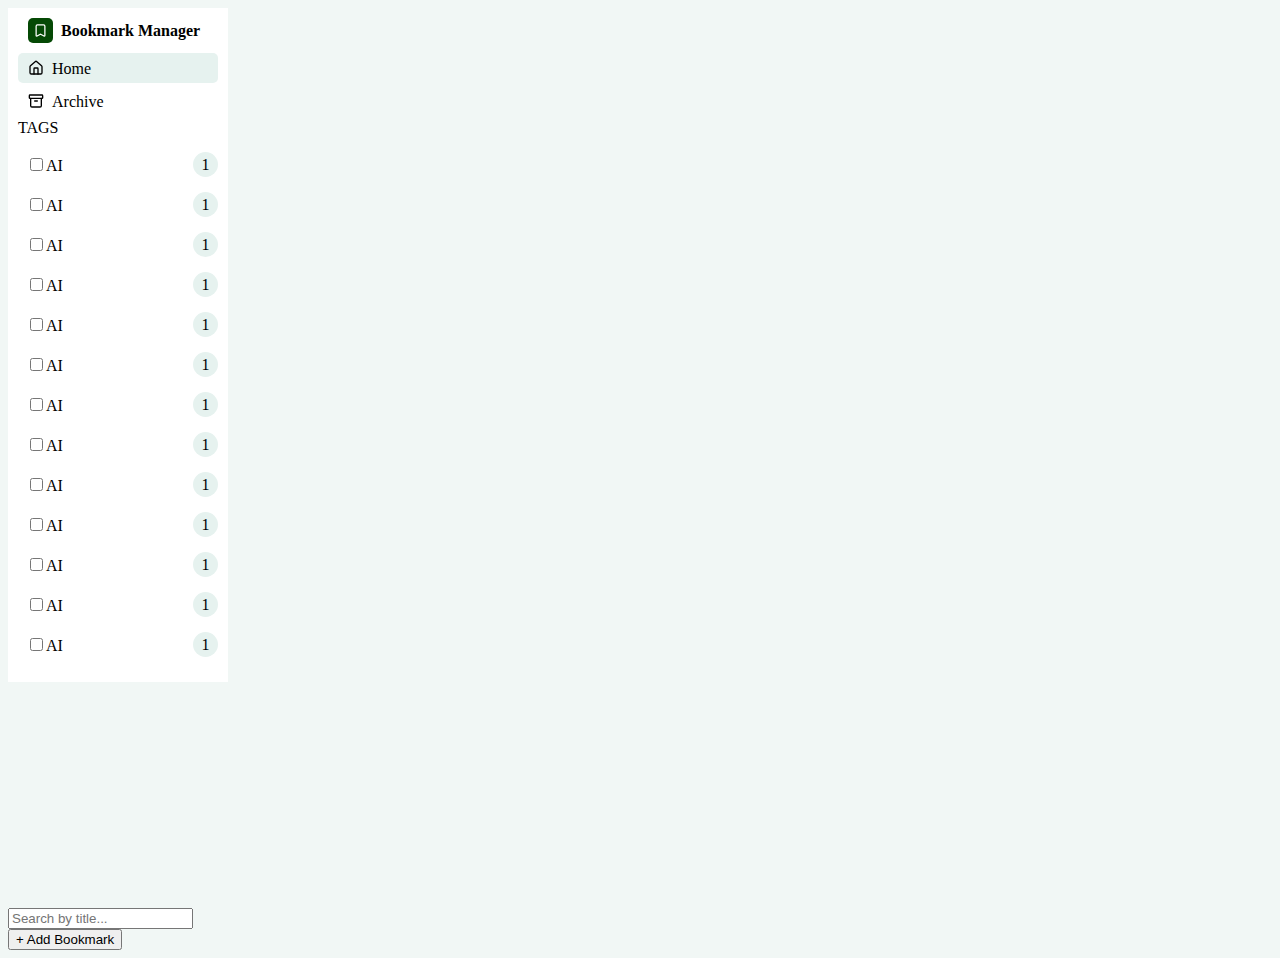
<file: bookmark.html>
<!DOCTYPE html>
<html lang="en">
<head>
    <meta charset="UTF-8">
    <meta name="viewport" content="width=device-width, initial-scale=1.0">
    <title>Document</title>
    <link rel="stylesheet" href="mark.css">
</head>
<body>
    <main>
        <div class="app">
            <aside class="side-bar">
                <div class="mark-card">
                <span class="mark-icon"><svg class="svg-1" xmlns="http://www.w3.org/2000/svg" width="24" height="24" viewBox="0 0 24 24" fill="none" stroke="currentColor" stroke-width="2" stroke-linecap="round" stroke-linejoin="round" class="lucide lucide-bookmark-icon lucide-bookmark"><path d="M17 3a2 2 0 0 1 2 2v15a1 1 0 0 1-1.496.868l-4.512-2.578a2 2 0 0 0-1.984 0l-4.512 2.578A1 1 0 0 1 5 20V5a2 2 0 0 1 2-2z"/></svg>
                </span>
                <strong>Bookmark Manager</strong>
                </div>
                <div class="home-bar">
                    <div class="cut-1">
                    <svg class="side-icon" xmlns="http://www.w3.org/2000/svg" width="24" height="24" viewBox="0 0 24 24" fill="none" stroke="currentColor" stroke-width="2" stroke-linecap="round" stroke-linejoin="round" class="lucide lucide-house-icon lucide-house"><path d="M15 21v-8a1 1 0 0 0-1-1h-4a1 1 0 0 0-1 1v8"/><path d="M3 10a2 2 0 0 1 .709-1.528l7-6a2 2 0 0 1 2.582 0l7 6A2 2 0 0 1 21 10v9a2 2 0 0 1-2 2H5a2 2 0 0 1-2-2z"/></svg>
                    Home
                    </div>
                    <div class="cut-2">
                    <svg class="side-icon" xmlns="http://www.w3.org/2000/svg" width="24" height="24" viewBox="0 0 24 24" fill="none" stroke="currentColor" stroke-width="2" stroke-linecap="round" stroke-linejoin="round" class="lucide lucide-archive-icon lucide-archive"><rect width="20" height="5" x="2" y="3" rx="1"/><path d="M4 8v11a2 2 0 0 0 2 2h12a2 2 0 0 0 2-2V8"/><path d="M10 12h4"/></svg>
                    Archive</div>
                </div> 
                
                <div class="thread-containar"> 
                    TAGS
                    <div class="thread">
                        <div class="work"><input type="checkbox"><label for="checkbox">AI</label></div>
                        <span class="only">1</span>
                    </div>
                    <div class="thread">
                        <div class="work"><input type="checkbox"><label for="checkbox">AI</label></div>
                        <span class="only">1</span>
                    </div>
                    <div class="thread">
                        <div class="work"><input type="checkbox"><label for="checkbox">AI</label></div>
                        <span class="only">1</span>
                    </div>
                    <div class="thread">
                        <div class="work"><input type="checkbox"><label for="checkbox">AI</label></div>
                        <span class="only">1</span>
                    </div>
                    <div class="thread">
                        <div class="work"><input type="checkbox"><label for="checkbox">AI</label></div>
                        <span class="only">1</span>
                    </div>
                    <div class="thread">
                        <div class="work"><input type="checkbox"><label for="checkbox">AI</label></div>
                        <span class="only">1</span>
                    </div>
                    <div class="thread">
                        <div class="work"><input type="checkbox"><label for="checkbox">AI</label></div>
                        <span class="only">1</span>
                    </div>
                    <div class="thread">
                        <div class="work"><input type="checkbox"><label for="checkbox">AI</label></div>
                        <span class="only">1</span>
                    </div>
                    <div class="thread">
                        <div class="work"><input type="checkbox"><label for="checkbox">AI</label></div>
                        <span class="only">1</span>
                    </div>
                    <div class="thread">
                        <div class="work"><input type="checkbox"><label for="checkbox">AI</label></div>
                        <span class="only">1</span>
                    </div>
                    <div class="thread">
                        <div class="work"><input type="checkbox"><label for="checkbox">AI</label></div>
                        <span class="only">1</span>
                    </div>
                    <div class="thread">
                        <div class="work"><input type="checkbox"><label for="checkbox">AI</label></div>
                        <span class="only">1</span>
                    </div>
                    <div class="thread">
                        <div class="work"><input type="checkbox"><label for="checkbox">AI</label></div>
                        <span class="only">1</span>
                    </div>
                </div> 

                </div>   
            </aside>
        </div>    
            <div class="top-bar">
            <input type="text" placeholder="Search by title..." class="search" name="search">
            <div><button>+ Add Bookmark</button></div>
            </div>
        
    </main>
</body>
</html>
</file>
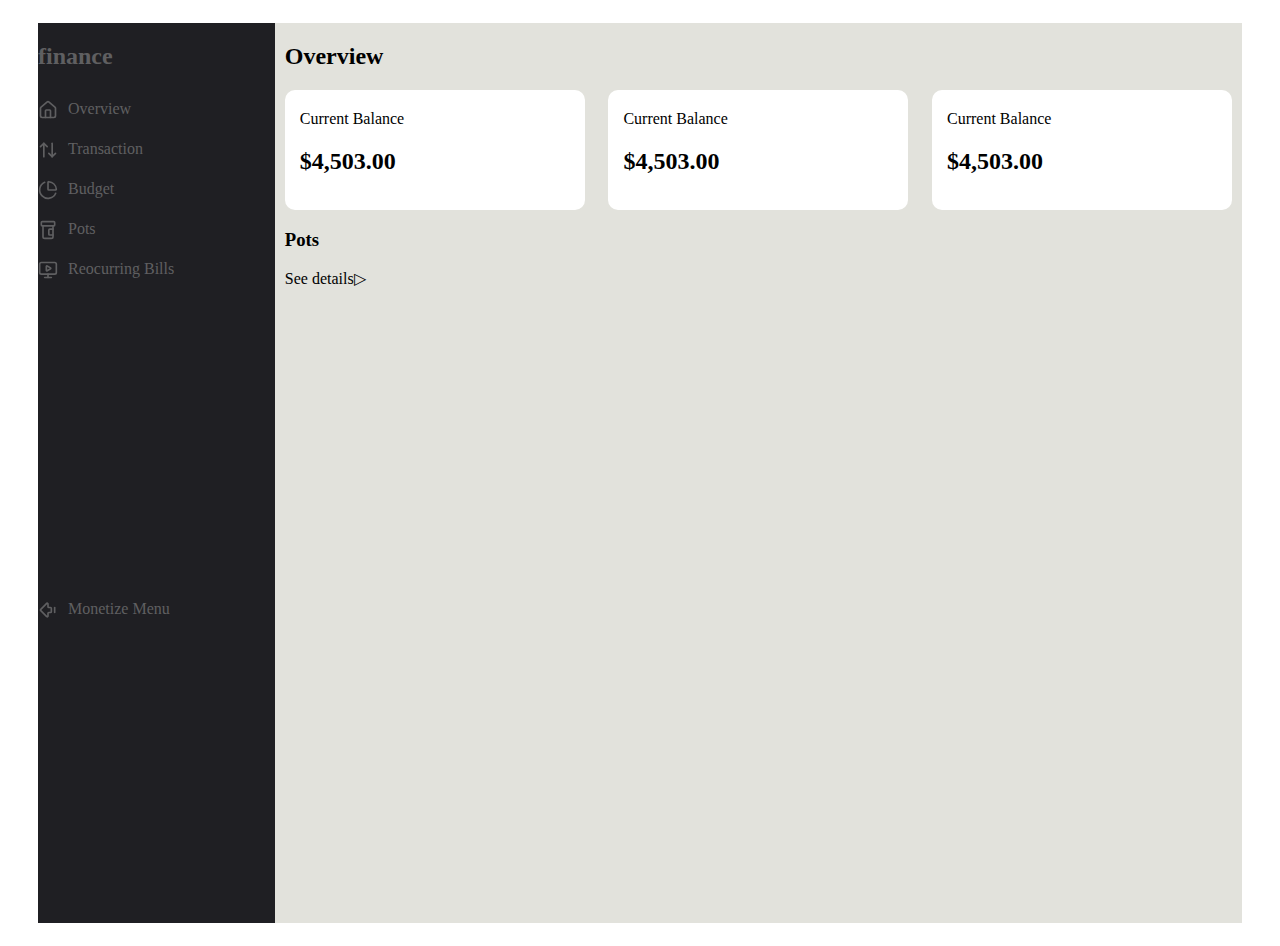
<file: financeapp.html>
<!DOCTYPE html>
<html lang="en">
<head>
    <meta charset="UTF-8">
    <meta name="viewport" content="width=device-width, initial-scale=1.0">
    <title>FinanceApp</title>
    <link rel="stylesheet" href="finance.css">
</head>
<body>
    <main>
        <div id="side-bar">
            <h2>finance</h2>
            <section class="side-sec">
               <div class="pic"><svg xmlns="http://www.w3.org/2000/svg" width="24" height="24" viewBox="0 0 24 24" fill="none" stroke="currentColor" stroke-width="2" stroke-linecap="round" stroke-linejoin="round" class="lucide"><path d="M15 21v-8a1 1 0 0 0-1-1h-4a1 1 0 0 0-1 1v8"/><path d="M3 10a2 2 0 0 1 .709-1.528l7-6a2 2 0 0 1 2.582 0l7 6A2 2 0 0 1 21 10v9a2 2 0 0 1-2 2H5a2 2 0 0 1-2-2z"/></svg>Overview</div> 
               <div class="pic"><svg xmlns="http://www.w3.org/2000/svg" width="24" height="24" viewBox="0 0 24 24" fill="none" stroke="currentColor" stroke-width="2" stroke-linecap="round" stroke-linejoin="round" class="lucide"><path d="m21 16-4 4-4-4"/><path d="M17 20V4"/><path d="m3 8 4-4 4 4"/><path d="M7 4v16"/></svg>Transaction</div>
               <div class="pic"><svg xmlns="http://www.w3.org/2000/svg" width="24" height="24" viewBox="0 0 24 24" fill="none" stroke="currentColor" stroke-width="2" stroke-linecap="round" stroke-linejoin="round" class="lucide"><path d="M21 12c.552 0 1.005-.449.95-.998a10 10 0 0 0-8.953-8.951c-.55-.055-.998.398-.998.95v8a1 1 0 0 0 1 1z"/><path d="M21.21 15.89A10 10 0 1 1 8 2.83"/></svg>Budget</div>
               <div class="pic"><svg xmlns="http://www.w3.org/2000/svg" width="24" height="24" viewBox="0 0 24 24" fill="none" stroke="currentColor" stroke-width="2" stroke-linecap="round" stroke-linejoin="round" class="lucide"><path d="M18 11h-4a1 1 0 0 0-1 1v5a1 1 0 0 0 1 1h4"/><path d="M6 7v13a2 2 0 0 0 2 2h8a2 2 0 0 0 2-2V7"/><rect width="16" height="5" x="4" y="2" rx="1"/></svg>Pots</div>
               <div class="pic"><svg xmlns="http://www.w3.org/2000/svg" width="24" height="24" viewBox="0 0 24 24" fill="none" stroke="currentColor" stroke-width="2" stroke-linecap="round" stroke-linejoin="round" class="lucide"><path d="M15.033 9.44a.647.647 0 0 1 0 1.12l-4.065 2.352a.645.645 0 0 1-.968-.56V7.648a.645.645 0 0 1 .967-.56z"/><path d="M12 17v4"/><path d="M8 21h8"/><rect x="2" y="3" width="20" height="14" rx="2"/></svg>Reocurring Bills</div>
               <div class="last pic"><svg xmlns="http://www.w3.org/2000/svg" width="24" height="24" viewBox="0 0 24 24" fill="none" stroke="currentColor" stroke-width="2" stroke-linecap="round" stroke-linejoin="round" class="lucide"><path d="M13 9a1 1 0 0 1-1-1V5.061a1 1 0 0 0-1.811-.75l-6.835 6.836a1.207 1.207 0 0 0 0 1.707l6.835 6.835a1 1 0 0 0 1.811-.75V16a1 1 0 0 1 1-1h2a1 1 0 0 0 1-1v-4a1 1 0 0 0-1-1z"/><path d="M20 9v6"/></svg>Monetize Menu</div>
            </section>
        </div>
        <div id="main-bar">
            <nav><h2>Overview</h2></nav>
            <section id="head-fig">
                <div class="figures">
                    Current Balance
                    <h2>$4,503.00</h2>
                </div>
                <div class="figures">
                    Current Balance
                    <h2>$4,503.00</h2>
                </div>
                <div class="figures">
                    Current Balance
                    <h2>$4,503.00</h2>
                </div>
            </section>
            <div>
                <section id="left">
                <div>
                    <nav><h3>Pots</h3><span>See details▷</span></nav>

                </div>
                </section>
                <section id="right"></section>
            </div>
        </div>
    </main>
</body>
</html>
</file>
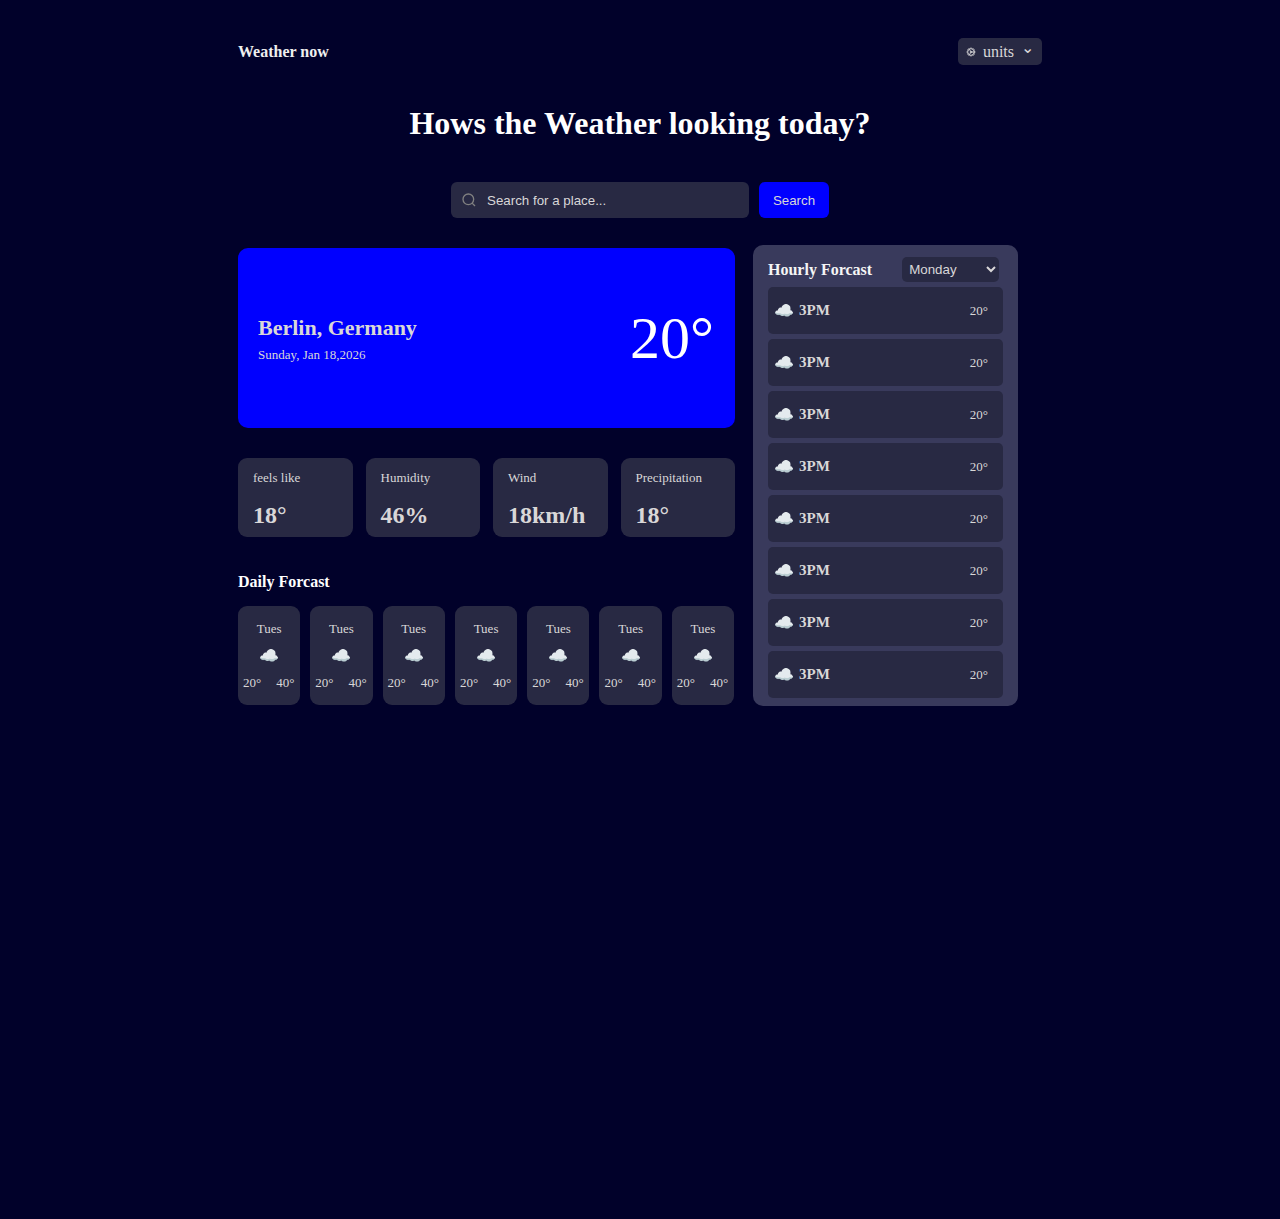
<file: toggle.html>
<!DOCTYPE html>
<html lang="en">
<head>
    <meta charset="UTF-8">
    <meta name="viewport" content="width=device-width, initial-scale=1.0">
    <title>WeatherApp</title>
    <link rel="stylesheet" href="toggling.css">
</head>
<body>
    <nav><strong>Weather now</strong>
        <div class="first-box"><svg class="st-svg" xmlns="http://www.w3.org/2000/svg" width="24" height="24" viewBox="0 0 24 24" fill="none" stroke="currentColor" stroke-width="2" stroke-linecap="round" stroke-linejoin="round" class="lucide lucide-cog-icon lucide-cog"><path d="M11 10.27 7 3.34"/><path d="m11 13.73-4 6.93"/><path d="M12 22v-2"/><path d="M12 2v2"/><path d="M14 12h8"/><path d="m17 20.66-1-1.73"/><path d="m17 3.34-1 1.73"/><path d="M2 12h2"/><path d="m20.66 17-1.73-1"/><path d="m20.66 7-1.73 1"/><path d="m3.34 17 1.73-1"/><path d="m3.34 7 1.73 1"/><circle cx="12" cy="12" r="2"/><circle cx="12" cy="12" r="8"/></svg>units<span class="arrow">⌄</span></div></nav>
        <div class="center"><h1>Hows the Weather looking today?</h1>
        <div class="search-bar"><input type="text" class="bar" name="bar" placeholder="Search for a place..."><button>Search</button></div>
        </div>
        <div class="hero"><div><h2>Berlin, Germany</h2>
            <p>Sunday, Jan 18,2026</p></div>
            <span id="number">20°</span>
        </div>
        <div class="weather-card">
            <div class="Weather"><p>feels like</p><h2>18°</h2></div>
            <div class="Weather"><p>Humidity</p><h2>46%</h2></div>
            <div class="Weather"><p>Wind</p><h2>18km/h</h2></div>
            <div class="Weather"><p>Precipitation</p><h2>18°</h2></div>
        </div>
        <br>
        <br>
        <strong style="color: white;">Daily Forcast</strong>
        <div class="forcast">
            <div class="degrees"><p>Tues</p>☁️<span class="mini-degrees"><p>20°</p><p>40°</p></span></div>
            <div class="degrees"><p>Tues</p>☁️<span class="mini-degrees"><p>20°</p><p>40°</p></span></div>
            <div class="degrees"><p>Tues</p>☁️<span class="mini-degrees"><p>20°</p><p>40°</p></span></div>
            <div class="degrees"><p>Tues</p>☁️<span class="mini-degrees"><p>20°</p><p>40°</p></span></div>
            <div class="degrees"><p>Tues</p>☁️<span class="mini-degrees"><p>20°</p><p>40°</p></span></div>
            <div class="degrees"><p>Tues</p>☁️<span class="mini-degrees"><p>20°</p><p>40°</p></span></div>
            <div class="degrees"><p>Tues</p>☁️<span class="mini-degrees"><p>20°</p><p>40°</p></span></div>
        </div>
        <div class="hourly">
            <div class="for-input"><strong style="color: whitesmoke;">Hourly Forcast</strong>
                <select name="date" id="date" class="date">
                <option value="monday">Monday</option>
                <option value="tuesday">Tuesday</option>
                <option value="wednesday">Wednesday</option>
            </select>
           </div>
           <div class="time">☁️<span class="minutes"><h3>3PM</h3><p>20°</p></span></div>
           <div class="time">☁️<span class="minutes"><h3>3PM</h3><p>20°</p></span></div>
           <div class="time">☁️<span class="minutes"><h3>3PM</h3><p>20°</p></span></div>
           <div class="time">☁️<span class="minutes"><h3>3PM</h3><p>20°</p></span></div>
           <div class="time">☁️<span class="minutes"><h3>3PM</h3><p>20°</p></span></div>
           <div class="time">☁️<span class="minutes"><h3>3PM</h3><p>20°</p></span></div>
           <div class="time">☁️<span class="minutes"><h3>3PM</h3><p>20°</p></span></div>
           <div class="time">☁️<span class="minutes"><h3>3PM</h3><p>20°</p></span></div>
        </div>
</body>
</html>
</file>
<file: mark.css>
body{
    background-color: #F1F7F5;

}
.app{
    min-height: 100vh;

}
.side-bar{
    width: 200px;
    background-color: white;
    padding: 10px 10px;
}
.mark-icon{
   width: 25px;
   height: 25px;
   border: 1px transparent;
   border-radius: 5px;
   background-color: rgb(5, 73, 5);
   display: flex;
   align-items: center;
   justify-content: center;
   
    
}
.mark-card{
    padding: 0 10px;
}
.svg-1{
    width: 15px;
    height: 15px;
    color: white;
}
.mark-card{
    display: inline-flex;
    align-items: center;
    gap: 8px;
}
.cut-1{
    display: flex;
    align-items: center;
    gap: 8px;
    margin-bottom: 10px;
    width: 180px;
    height: 30px;
    background-color: #E6F2EF;
    border-radius: 5px;
    padding: 0 10px;
}
.cut-2{
    display: flex;
    align-items: center;
    gap: 8px;
    padding: 0 10px;
}
.side-icon{
    width: 16px;
    height: 16px;
}
.home-bar{
    line-height: 5px;
    margin: 10px 0;
}
.only{
    width: 25px;
    height: 25px;
    border-radius: 50%;
    background-color: #E6F2EF;
    display: flex;
    align-items: center;
    justify-content: center;
}
.thread{
    display: flex;
    justify-content: space-between;
    align-items: center; 
    margin: 15px 0;
    padding-left: 8px;

}
.thread-container{
    margin: 10px 0;
}
</file>
<file: finance.css>
#side-bar{
    width: 20%;
    min-height: 100vh;
    background-color: #1F1F23;
    color: #5F5F61;
}
.pic{
    display: flex;
    align-self: center;
    gap: 10px;
    padding: 10px 0;
}
.lucide{
    width: 20px;
    height: 20px;
}
.last{
    margin-top: 300px;
}
#main-bar{
    background-color: #e2e2dc;
    width: 80%;
    padding: 0 10px;
}
main{
    display: flex;
    padding: 15px 30px;
}
#head-fig{
    display: flex;
    justify-content: space-between;
}
.figures{
    width: 270px;
    height: 80px;
    background-color: white;
    padding: 20px 15px;
    border-radius: 10px;
}
</file>
<file: toggling.css>
body{
    padding: 30px 230px;
    background-color: #01012A;
}
.arrow{
    padding-bottom: 8px;
    
}
.st-svg{
    width: 10px;
    height: 10px;
}
.first-box{
    display: flex;
    align-items: center;
    justify-content: space-around;
    gap: 7px;
    border: 1px transparent;
    background-color: #282943;
    padding: 0 8px;
    border-radius: 5px;
    color: #D9D7D8;
}
nav{
    display: flex;
    justify-content: space-between;
    align-items: center;
}
nav strong{
    color: #EFEFEF;
}
.bar {
  width: 250px;
  padding: 10px 12px 10px 36px;
  border-radius: 6px;
  border: 1px transparent;
  background-color: #282943;
    
  background-image: url("data:image/svg+xml;utf8,<svg xmlns='http://www.w3.org/2000/svg' viewBox='0 0 24 24' fill='none' stroke='gray' stroke-width='2'><circle cx='11' cy='11' r='8'/><line x1='21' y1='21' x2='16.65' y2='16.65'/></svg>");
  background-repeat: no-repeat;
  background-position: 10px center;
  background-size: 16px;
}
button{
    width: 70px;
    height: 36px;
    border-radius: 6px;
    background-color: blue;
    border: 1px transparent;
    color: #D9D7D8;

}
.center{
    text-align: center;
}
.center h1{
    color: white;
    margin: 40px 0;
}
.search-bar{
    display: flex;
    justify-content: center;
    gap: 10px;
}
input::placeholder {
    color: #D9D7D8;
}
.hero h2,p{
    line-height: 9px;

}
.hero{
    display: flex;
    justify-content: left;
    align-items: center;
    gap: 150px;
    background-color: blue;
    border: 1px transparent;
    border-radius: 10px;
    width: 457px;
    height: 180px;
    padding: 0 20px;
    margin: 30px 0;
    color: #D9D7D8;
}
#number{  
    font-size: 60px;
    color: white;
    padding-left: 63px;
}
.hero h2{
    font-size: 22px;
}
.weather-card{
    display: flex;
    align-items: center;
    color: #D9D7D8;
    gap: 13px;

    
}
.Weather{
    border: 1px transparent;
    border-radius: 9px;
    background-color: #282943;
    width: 84.5px;
    height: 75px;
    padding: 2px 15px;
}
p{
    font-size: 13px;
}
.mini-degrees{
    display: flex;
    align-items: center;
    gap: 15px;
}
.forcast{
    display: flex;
    align-items: center;
    color: #D9D7D8;
    gap: 10px;
    margin: 15px 0;
}
.degrees{
    border: 1px transparent;
    border-radius: 9px;
    background-color: #282943;
    text-align: center;
    width: 52.3px;
    padding: 5px 5px;
}
.date{
    background-color: #282943;
    border: 1px transparent;
    border-radius: 5px;
    height: 25px;
    padding: 0 3px;
    color: #D9D7D8;
}
.minutes{
    display: flex;
    align-items: center;
    gap: 140px;
}
.time{
    display: flex;
    align-items: center;
    gap: 5px;
    background-color: #282943;
    border: 1px transparent;
    border-radius: 5px;
    width: 223px;
    padding: 0px 6px;
    margin: 5px 0;
}
.hourly{
   position: relative;
   left: 515px;
   bottom: 475px;
   color: #D9D7D8;
   background-color: #393a5c;
    width: 235px;
    height: 437px;
    padding: 12px 15px;
    border-radius: 10px;
   
}
.for-input{
    display: flex;
    align-items: center;
    gap: 30px;
}
h3{
    font-size: 15px;
}
button:hover{
    background-color: #3c42f0;
}
</file>
